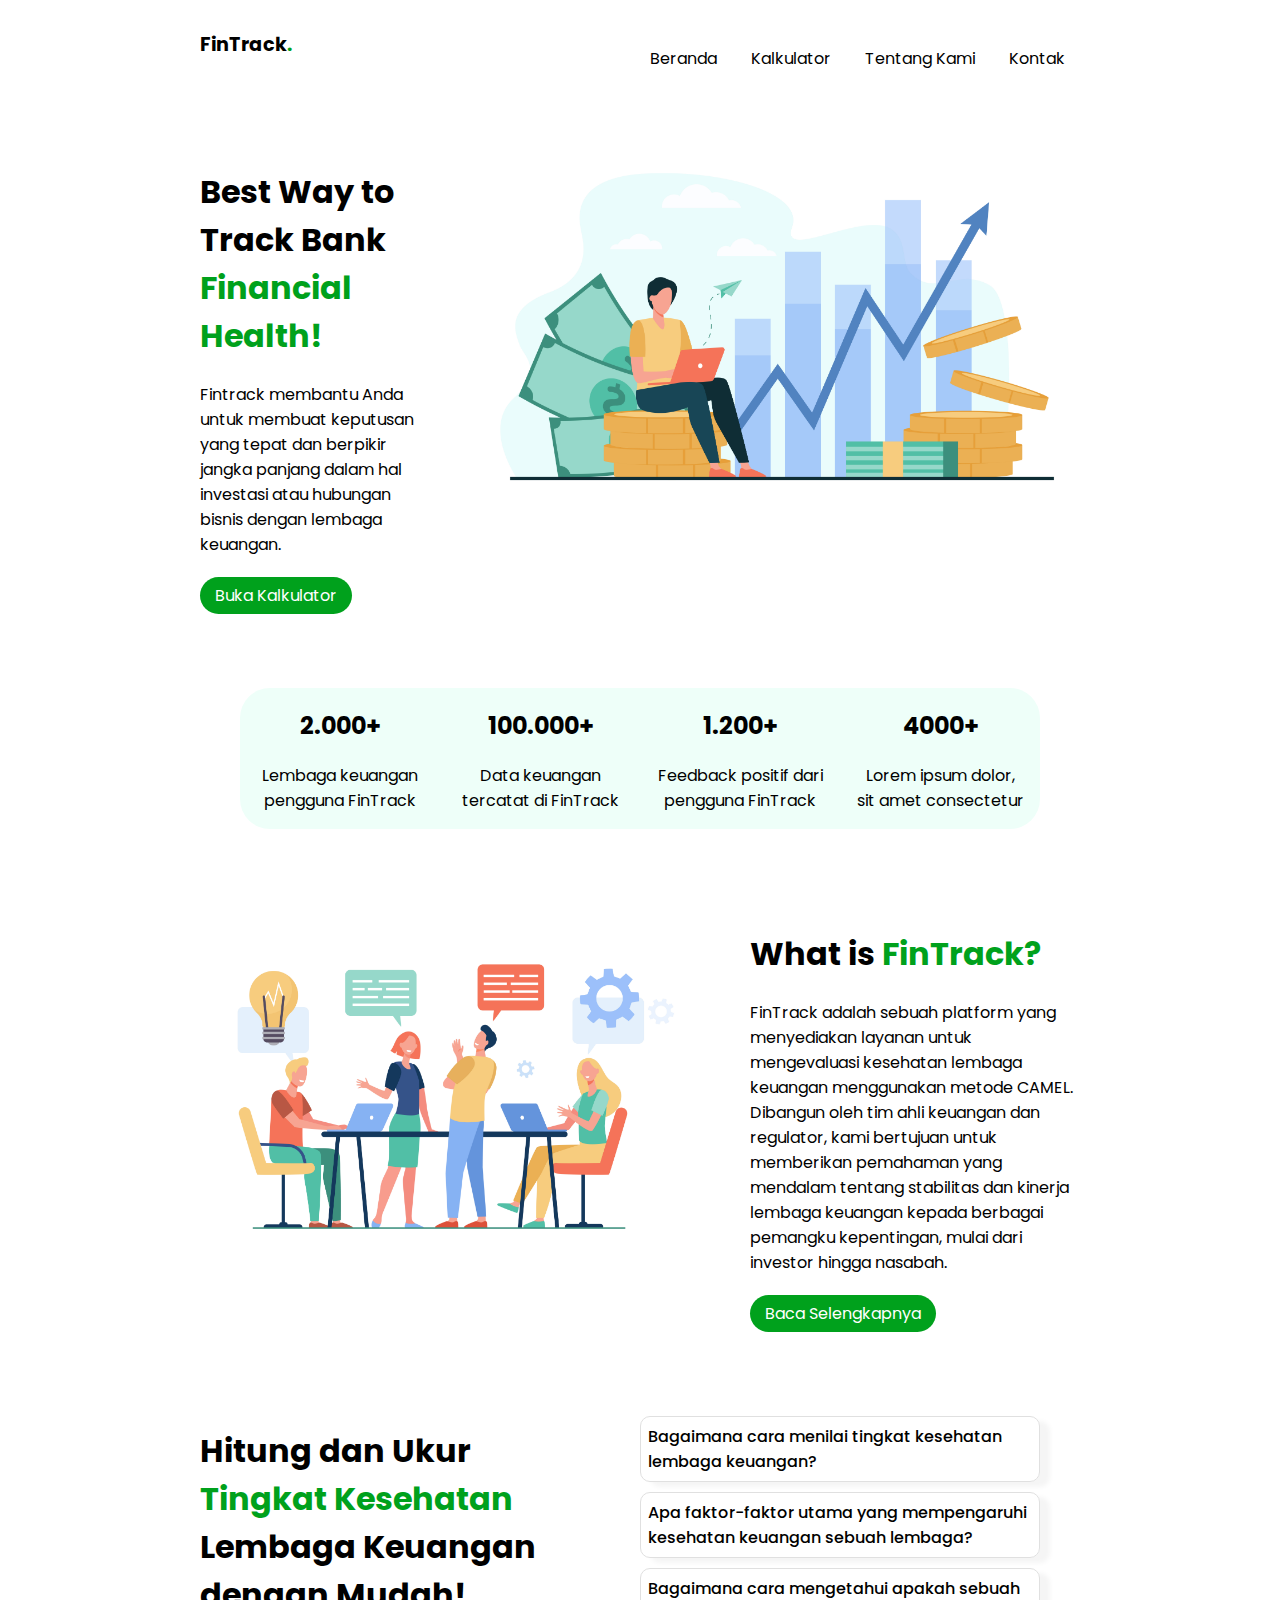
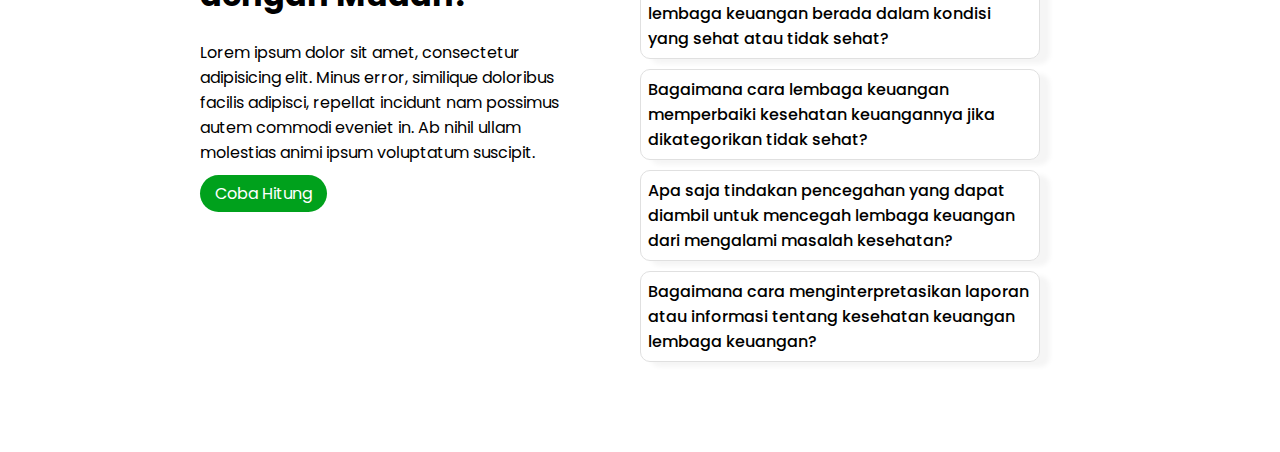
<file: index.html>
<!DOCTYPE html>
<html lang="en">
  <head>
    <meta charset="UTF-8" />
    <meta name="viewport" content="width=device-width, initial-scale=1.0" />
    <title>FinTrack</title>
    <link rel="stylesheet" href="style.css">
  </head>
  <body>
    <!--Navbar-->
    <section id="navbar">
      <header>
        <a href="#" class="name">FinTrack<span>.</span></a>
        <ul>
          <li><a href="index.html">Beranda</a></li>
          <li><a href="kalkulator.html">Kalkulator</a></li>
          <li><a href="tentang.html">Tentang Kami</a></li>
          <li><a href="Kontak.html">Kontak</a></li>
        </ul>
      </header>
    </section>
    <!--Hero-->
    <section id="hero">
        <div class="hero-text">
          <h1>Best Way to Track Bank <span>Financial Health!</span></h1>
          <p>Fintrack membantu Anda untuk membuat keputusan yang tepat dan berpikir jangka panjang dalam hal investasi atau hubungan bisnis dengan lembaga keuangan.</p>
          <a href="kalkulator.html">Buka Kalkulator</a>
        </div>
        <div class="hero-img">
          <img src="img/8432.jpg" alt="profile" />
        </div>
      </section>
    <!--Review-->
    <section id="review">
        <div class="review-card">
            <div>
                <h2>2.000+</h2>
                <p>Lembaga keuangan pengguna FinTrack</p>
            </div>
            <div>
                <h2>100.000+</h2>
                <p>Data keuangan tercatat di FinTrack</p>
            </div>
            <div>
                <h2>1.200+</h2>
                <p>Feedback positif dari pengguna FinTrack</p>
            </div>
            <div>
                <h2>4000+</h2>
                <p>Lorem ipsum dolor, sit amet consectetur</p>
            </div>
        </div>
    </section>
    <!--About-->
    <section id="about">
        <div class="about-img">
            <img src="img/10606194_9813.jpg" alt="picture">
        </div>
        <div class="about-text">
            <h1>What is <span>FinTrack?</span></h1>
            <p>FinTrack adalah sebuah platform yang menyediakan layanan untuk mengevaluasi kesehatan lembaga keuangan menggunakan metode CAMEL. Dibangun oleh tim ahli keuangan dan regulator, kami bertujuan untuk memberikan pemahaman yang mendalam tentang stabilitas dan kinerja lembaga keuangan kepada berbagai pemangku kepentingan, mulai dari investor hingga nasabah.</p>
            <a href="tentang.html">Baca Selengkapnya</a>
        </div>
    </section>

    <!--FAQ-->
    <section id="question">
        <div class="question-text">
            <h1>Hitung dan Ukur <span>Tingkat Kesehatan</span> Lembaga Keuangan dengan Mudah!</h1>
            <p>Lorem ipsum dolor sit amet, consectetur adipisicing elit. Minus error, similique doloribus facilis adipisci, repellat incidunt nam possimus autem commodi eveniet in. Ab nihil ullam molestias animi ipsum voluptatum suscipit.</p>
            <a href="kalkulator.html">Coba Hitung</a>
        </div>
        <div class="question-list">
            <p>Bagaimana cara menilai tingkat kesehatan lembaga keuangan?</p>
            <p>Apa faktor-faktor utama yang mempengaruhi kesehatan keuangan sebuah lembaga?</p>
            <p>Bagaimana cara mengetahui apakah sebuah lembaga keuangan berada dalam kondisi yang sehat atau tidak sehat?</p>
            <p>Bagaimana cara lembaga keuangan memperbaiki kesehatan keuangannya jika dikategorikan tidak sehat?</p>
            <p>Apa saja tindakan pencegahan yang dapat diambil untuk mencegah lembaga keuangan dari mengalami masalah kesehatan?</p>
            <p>Bagaimana cara menginterpretasikan laporan atau informasi tentang kesehatan keuangan lembaga keuangan?</p>
        </div>
    </section>
  </body>
</html>
</file>
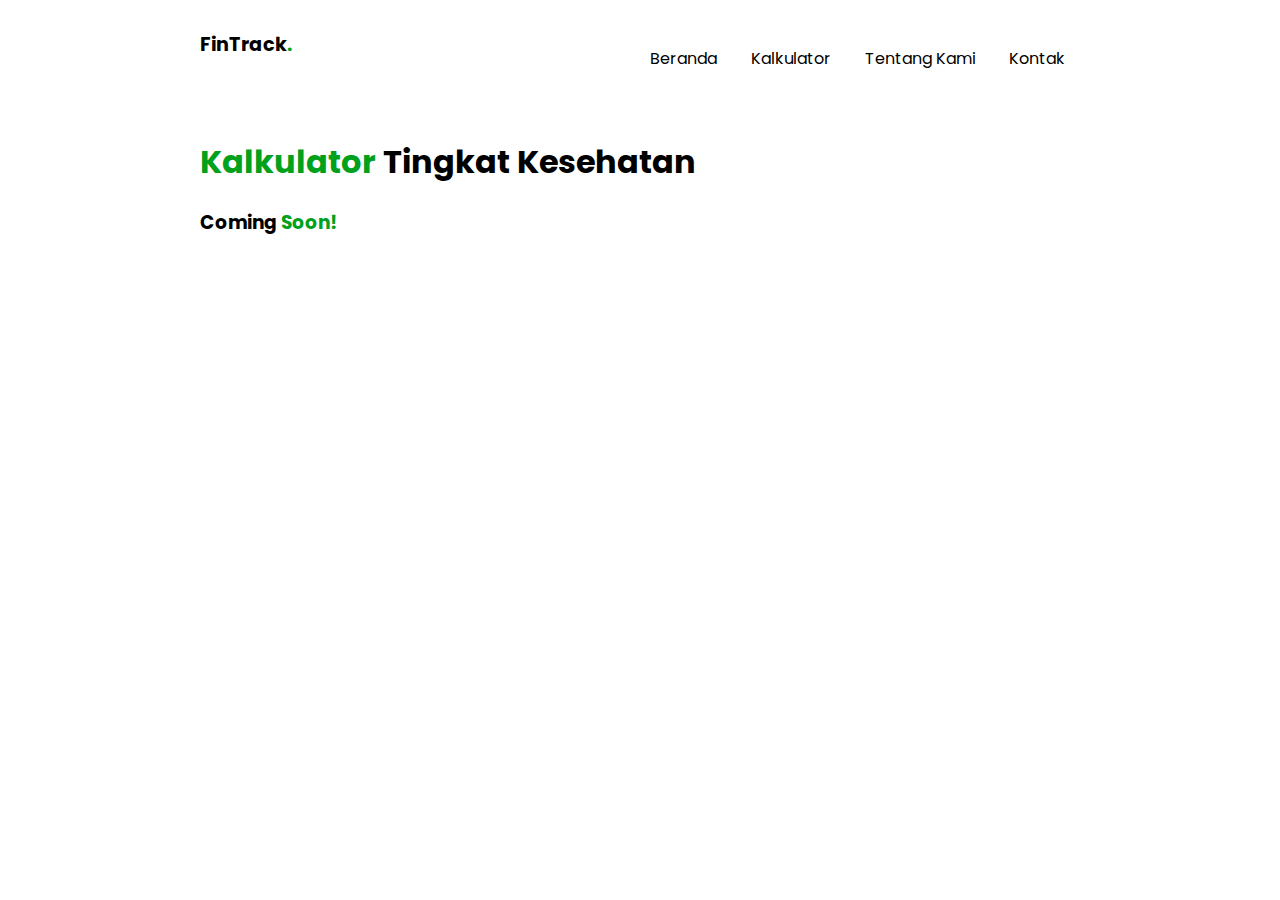
<file: kalkulator.html>
<!DOCTYPE html>
<html lang="en">
<head>
    <meta charset="UTF-8">
    <meta name="viewport" content="width=device-width, initial-scale=1.0">
    <title>FinTrack</title>
    <link rel="stylesheet" href="style.css">
</head>
<body>
    <!--Navbar-->
    <section id="navbar">
        <header>
          <a href="#" class="name">FinTrack<span>.</span></a>
          <ul>
            <li><a href="index.html">Beranda</a></li>
            <li><a href="kalkulator.html">Kalkulator</a></li>
            <li><a href="tentang.html">Tentang Kami</a></li>
            <li><a href="kontak.html">Kontak</a></li>
          </ul>
        </header>
      </section>

    <!--Kalkulator-->
    <section id="calculator">
        <div class="calculator-input">
            <h1><span>Kalkulator</span> Tingkat Kesehatan</h1>
            <h3>Coming <span>Soon!</span></h3>
    </section>
</body>
</html>
</file>
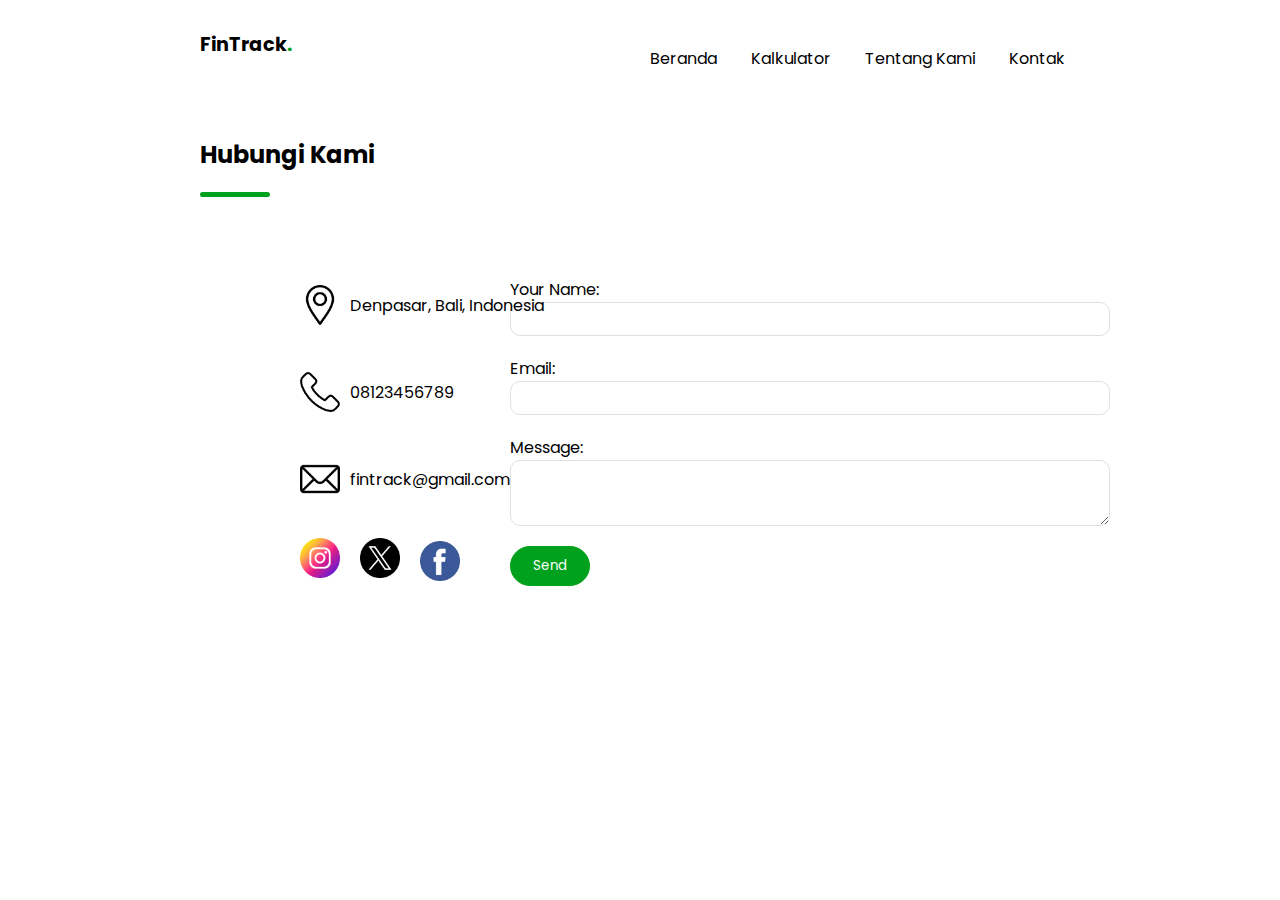
<file: kontak.html>
<!DOCTYPE html>
<html lang="en">
<head>
    <meta charset="UTF-8">
    <meta name="viewport" content="width=device-width, initial-scale=1.0">
    <title>FinTrack</title>
    <link rel="stylesheet" href="style.css">
</head>
<body>
    <!--Navbar-->
    <section id="navbar">
        <header>
          <a href="#" class="name">FinTrack<span>.</span></a>
          <ul>
            <li><a href="index.html">Beranda</a></li>
            <li><a href="kalkulator.html">Kalkulator</a></li>
            <li><a href="tentang.html">Tentang Kami</a></li>
            <li><a href="kontak.html">Kontak</a></li>
          </ul>
        </header>
      </section>
    <!--Contact-->
    <section id="contact">
        <h2>Hubungi Kami</h2>
        <div class="square"></div>
        <div class="contact-box">
            <div class="contact-text">
                <div class="icon">
                    <img src="img/location (3).png" alt="location">
                    <p>Denpasar, Bali, Indonesia</p>
                </div>
                <div class="icon">
                    <img src="img/telephone (2).png" alt="phone">
                    <p>08123456789</p>
                </div>
                <div class="icon">
                    <img src="img/mail (1).png" alt="email">
                    <p>fintrack@gmail.com</p>
                </div>
                <div class="icon">
                    <a href="https://www.instagram.com/ga_psavitri/"><img src="img/instagram.png" alt="Instagram" /></a>
                    <a href="https://twitter.com/aye_otg"><img src="img/twitter.png" alt="X" /></a>
                    <img src="img/facebook.png" alt="facebook">
                  </div>
            </div>
            <div class="contact-form">
                    <form action="" method="post">
                        <label for="name">Your Name:</label>
                        <input type="text" id="name" name="fullname" required />
            
                        <label for="email">Email:</label>
                        <input type="text" id="email" name="emailaddress" required />
            
                        <label for="message">Message:</label>
                        <textarea name="messagetext" id="message" rows="4" required></textarea>
            
                        <button type="submit">Send</button>
            </div>
        </div>
    </section>
</body>
</html>
</file>
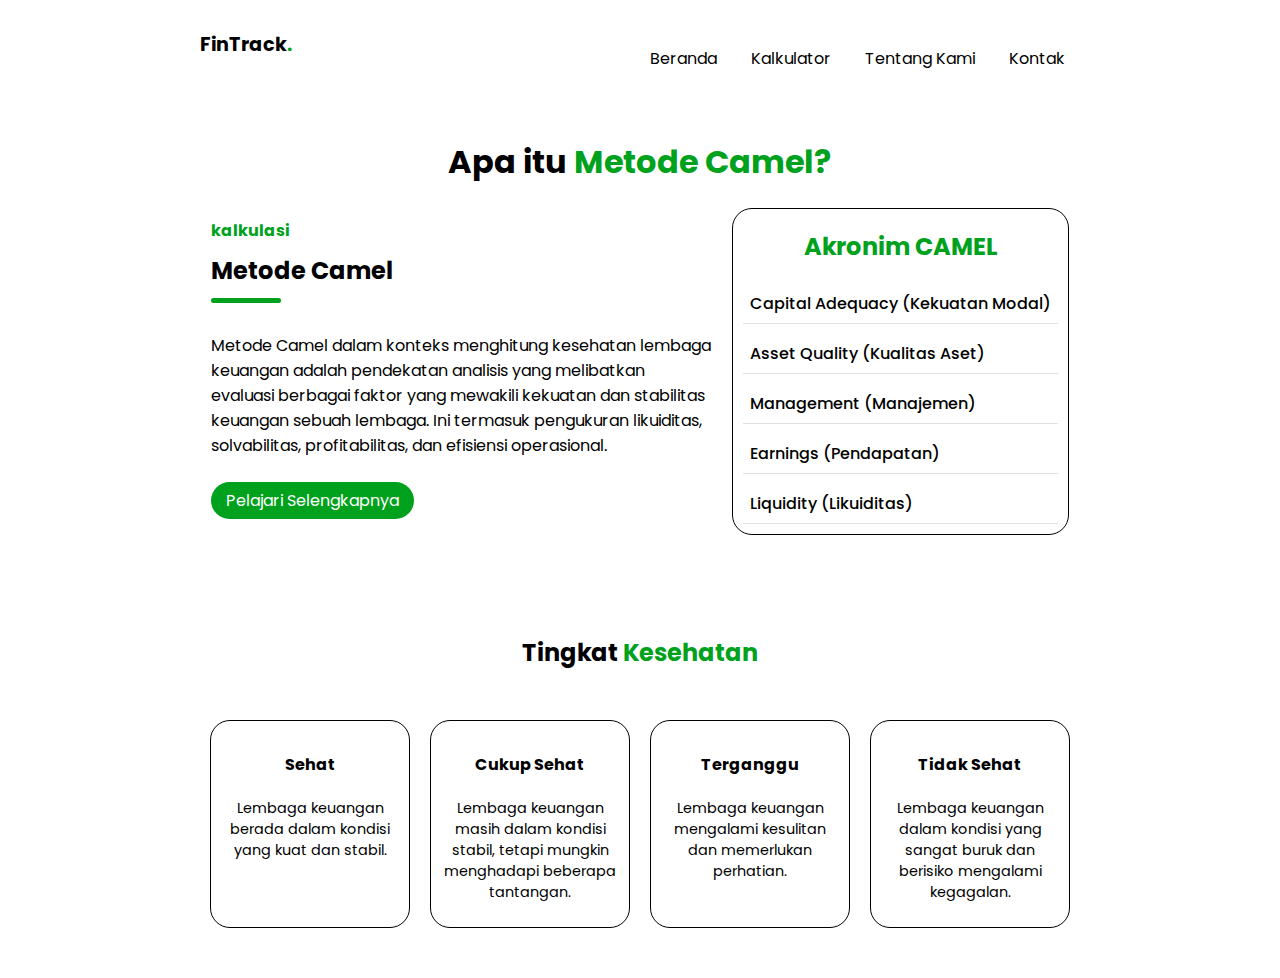
<file: tentang.html>
<!DOCTYPE html>
<html lang="en">
  <head>
    <meta charset="UTF-8" />
    <meta name="viewport" content="width=device-width, initial-scale=1.0" />
    <title>FinTrack</title>
    <link rel="stylesheet" href="style.css" />
  </head>
  <body>
    <!--Navbar-->
    <section id="navbar">
      <header>
        <a href="#" class="name">FinTrack<span>.</span></a>
        <ul>
          <li><a href="index.html">Beranda</a></li>
          <li><a href="kalkulator.html">Kalkulator</a></li>
          <li><a href="tentang.html">Tentang Kami</a></li>
          <li><a href="kontak.html">Kontak</a></li>
        </ul>
      </header>
    </section>
    <!--Metode-->
    <section id="metode">
      <h1>Apa itu <span>Metode Camel?</span></h1>
      <div class="metode-box">
        <div class="metode-definisi">
          <h4>kalkulasi</h4>
          <h2>Metode Camel</h2>
          <div class="square"></div>
          <p>
            Metode Camel dalam konteks menghitung kesehatan lembaga keuangan adalah pendekatan analisis yang melibatkan evaluasi berbagai faktor yang mewakili kekuatan dan stabilitas keuangan sebuah lembaga. Ini termasuk pengukuran
            likuiditas, solvabilitas, profitabilitas, dan efisiensi operasional.
          </p>
          <a href="https://www.investopedia.com/terms/c/camelrating.asp">Pelajari Selengkapnya</a>
        </div>
        <div class="metode-akronim">
          <h2><span>Akronim CAMEL</span></h2>
          <div class="metode-list">
            <p>Capital Adequacy (Kekuatan Modal)</p>
            <p>Asset Quality (Kualitas Aset)</p>
            <p>Management (Manajemen)</p>
            <p>Earnings (Pendapatan)</p>
            <p>Liquidity (Likuiditas)</p>
          </div>
        </div>
      </div>
    </section>
    <!--Health-->
    <section id="health">
      <div class="health-title">
        <h2>Tingkat <span>Kesehatan</span></h2>
      </div>
      <div class="health-card">
        <div class="card1">
          <h4>Sehat</h4>
          <p>Lembaga keuangan berada dalam kondisi yang kuat dan stabil.</p>
        </div>
        <div class="card2">
          <h4>Cukup Sehat</h4>
          <p>Lembaga keuangan masih dalam kondisi stabil, tetapi mungkin menghadapi beberapa tantangan.</p>
        </div>
        <div class="card3">
          <h4>Terganggu</h4>
          <p>Lembaga keuangan mengalami kesulitan dan memerlukan perhatian.</p>
        </div>
        <div class="card4">
          <h4>Tidak Sehat</h4>
          <p>Lembaga keuangan dalam kondisi yang sangat buruk dan berisiko mengalami kegagalan.</p>
        </div>
      </div>
    </section>
  </body>
</html>
</file>
<file: style.css>
@import url("https://fonts.googleapis.com/css2?family=Poppins:ital,wght@0,100;0,200;0,300;0,400;0,500;0,600;0,700;0,800;0,900;1,100;1,200;1,300;1,400;1,500;1,600;1,700;1,800;1,900&display=swap");

* {
  /* border: 1px solid black; */
}
body {
  margin: 0px 200px;
  font-family: "Poppins", sans-serif;
}
header {
  display: flex;
  justify-content: space-between;
  padding: 30px 0px;
}

header ul li {
  list-style-type: none;
  position: relative;
  display: inline-block;
  margin: 0px 15px;
}
header ul li a {
  text-decoration: none;
  color: #000000;
}
header ul li a::before {
  position: absolute;
  content: "";
  left: 0;
  bottom: -2px;
  height: 2px;
  width: 100%;
  background: #00a11c;
  transform: scaleX(0);
  transform-origin: right;
}
header ul li a:hover:before {
  transform: scaleX(1);
  transform-origin: left;
}

header .name {
  text-decoration: none;
  color: #000000;
  font-size: 1.2em;
  font-weight: 700;
}
#hero {
  position: relative;
  width: 100%;
  display: flex;
  justify-content: space-between;
  padding-top: 30px;
}
.hero-text {
    padding-right: 50px;
}
.hero-text h1 {
    font-size: 2rem;
}
.hero-text p{
    padding-bottom: 10px;
}
.hero-text a {
    text-decoration: none;
    background-color: #00a11c;
    border-radius: 20px;
    padding: 7px 15px;
    color: #ffffff;
    margin-top: 30px;
}
#hero img {
  max-width: 600px;
}
#review {
    background-color: #EEFFF9;
    position: relative;
    width: 100%;
    max-width: 800px;
    display: flex;
    justify-content: space-between;
    margin: 80px auto 0;
    border-radius: 30px;
}
.review-card {
    position: relative;
    width: 100%;
    display: flex;
    justify-content: space-between;

}
.review-card div {
    width: 200px;
    align-items: center;
    text-align:center;
    margin: 0px 15px;
}
#about {
    position: relative;
    width: 100%;
    display: flex;
    justify-content: space-between;
    padding-top: 80px;
}
#about img {
    max-width: 500px;
}
.about-text {
    padding-left: 50px;
}
.about-text h1 {
    font-size: 2rem;
}
.about-text p{
    padding-bottom: 10px;
}
.about-text a {
    text-decoration: none;
    background-color: #00a11c;
    border-radius: 20px;
    padding: 7px 15px;
    color: #ffffff;
    margin-top: 30px;
}
#question {
    position: relative;
    width: 100%;
    display: flex;
    justify-content: space-between;
    padding: 80px 0px;
}
.question-text {
    max-width: 400px;
}
.question-list {
    margin: 0px 30px;
}
.question-list p {
    border: 1px solid #E0E0E0;
    border-radius: 10px;
    margin: 10px;
    padding: 7px;
    font-weight: 500;
    box-shadow: 10px 5px 5px #f5f5f5;
}
.question-list p:hover {
    box-shadow: 5px 4px 9px rgba(0, 0, 0, 0.25);
    transition: all 0.3s;
}
.question-text a {
    text-decoration: none;
    background-color: #00a11c;
    border-radius: 20px;
    padding: 7px 15px;
    color: #ffffff;
    margin-top: 30px;
}
form {
    display: flex;
    flex-direction: column;
    width: 600px;
    margin-bottom: 50px;
    margin-right: 100px;
}
#name,
#email,
#message {
    border: 1px solid #E0E0E0;
    border-radius: 10px;
    margin-bottom: 20px;
}
#name,
#email {
  height: 30px;
}
button {
    color: #ffffff;
    background-color: #00a11c;
    width: 80px;
    height: 40px;
    border: 1px solid #00a11c;
    border-radius: 20px;
    justify-content: center;
    align-items: center;
    font-family: "Poppins", sans-serif;
}
/* #contact {
    border: 1px solid black;
    border-radius: 20px;
} */

.contact-box {
    position: relative;
    width: 100%;
    display: flex;
    justify-content: space-between;
    padding: 80px 0px;
}
.icon {
    position: relative;
    width: 100%;
    display: flex;
    align-items: center;
    margin-left: 100px;
    padding-bottom: 30px;
}
.icon img {
    width: 40px;
    height: 40px;
    margin-right: 10px;
}
span {
    color: #00a11c;
}
.icon a {
    margin-right: 10px;
}
.square {
    width: 70px;
    height: 5px;
    background-color: #00a11c;
    border-radius: 10px;
}

.health-title {
    padding: 30px;
    text-align: center;
}
.health-card {
    position: relative;
    width: 100%;
    display: flex;
    justify-content: center;
}
.health-card div {
    width: 200px;
    align-items: center;
    text-align:center;
    margin: 0px 10px;
    border: 1px solid #000000;
    border-radius: 20px;
    padding: 10px;
}
.health-card div:hover {
    box-shadow: 5px 4px 9px rgba(0, 0, 0, 0.25);
    transition: all 0.3s;
}
.health-card div p {
    font-size: 0.9rem;
}
#health {
    padding-top: 50px;
    padding-bottom: 50px;
}

#metode h1 {
    text-align: center;
}
.metode-box {
    position: relative;
    width: 100%;
    display: flex;
    justify-content: space-around;
}
.metode-definisi {
    max-width: 500px;
}
.metode-definisi h4 {
    color: #00a11c;
    margin: 10px 0px;
}
.metode-definisi h2 {
    margin: 10px 0px;
}
.metode-definisi p {
    margin: 30px 0px;
}
.metode-list p {
    border-bottom: 1px solid #E0E0E0;
    margin: 10px;
    padding: 7px;
    font-weight: 500;
}

.metode-akronim {
    border: 1px solid #000000;
    border-radius: 20px
}
.metode-akronim h2 {
    text-align: center;
}
.metode-definisi a {
    text-decoration: none;
    background-color: #00a11c;
    border-radius: 20px;
    padding: 7px 15px;
    color: #ffffff;
    margin-top: 30px;
}
</file>
